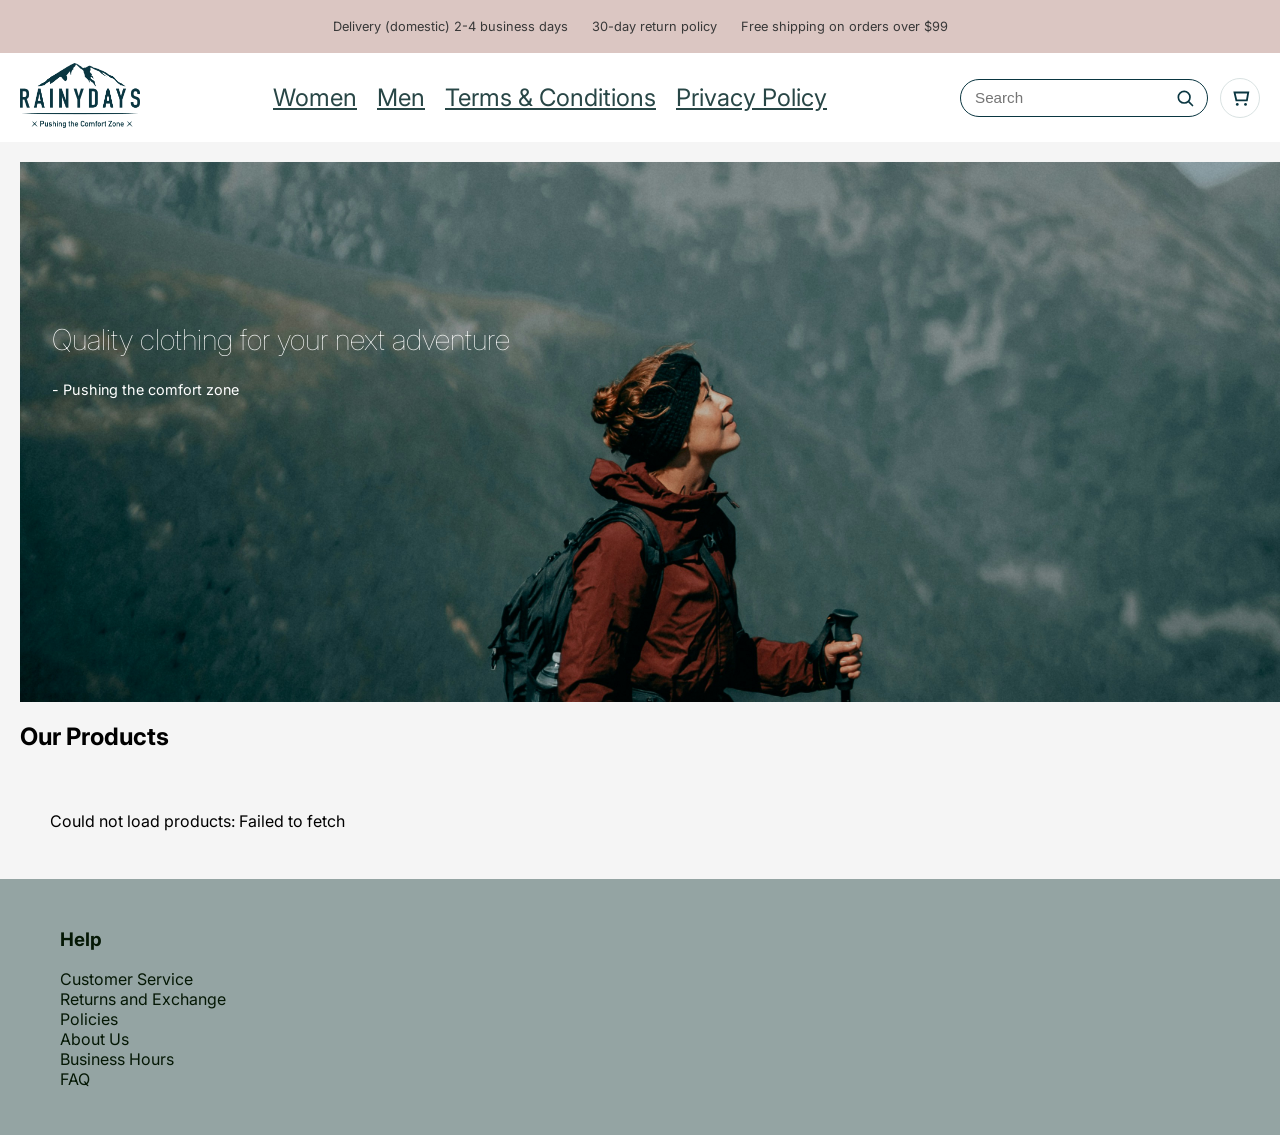
<file: index.html>
<!doctype html>
<html lang="en">
  <head>
    <meta charset="UTF-8" />
    <meta name="viewport" content="width=device-width, initial-scale=1.0" />
    <meta name="description" content="Quality rain jackets for men and women" />
    <title>Rainydays | Home</title>
    <link rel="preconnect" href="https://fonts.googleapis.com" />
    <link rel="preconnect" href="https://fonts.gstatic.com" crossorigin />
    <link
      href="https://fonts.googleapis.com/css2?family=Inria+Serif:ital,wght@0,300;0,400;0,700;1,300;1,400;1,700&display=swap"
      rel="stylesheet"
    />
    <link
      href="https://fonts.googleapis.com/css2?family=Inter:wght@300;400;500;600;700&display=swap"
      rel="stylesheet"
    />
    <link rel="stylesheet" href="css/styles.css" />
  </head>
  <body class="home">
    <header>
      <div class="banner">
        <ul>
          <li>Delivery (domestic) 2-4 business days</li>
          <li>30-day return policy</li>
          <li>Free shipping on orders over $99</li>
        </ul>
      </div>

      <nav class="category-links">
        <a href="index.html">
          <img
            src="images/RainyDays_Logo.png"
            alt="RainyDays_Logo"
            class="logo"
          />
        </a>

        <input
          type="checkbox"
          id="menu-toggle"
          class="menu-toggle"
          aria-label="Open main menu"
        />
        <label for="menu-toggle" class="hamburger" aria-hidden="true">
          <span></span>
          <span></span>
          <span></span>
        </label>

        <ul class="menu" id="site-menu">
          <li><a href="products.html?gender=Female">Women</a></li>
          <li><a href="products.html?gender=Male">Men</a></li>
          <li><a href="terms.html">Terms & Conditions</a></li>
          <li><a href="privacy.html">Privacy Policy</a></li>
        </ul>

        <div class="nav-actions">
          <form
            class="search"
            action="products.html"
            method="get"
            role="search"
          >
            <label for="q" class="sr-only">Search products</label>
            <input type="search" id="q" name="q" placeholder="Search" />
            <button type="submit" aria-label="Search">
              <svg
                width="20"
                height="20"
                viewBox="0 0 24 24"
                fill="none"
                xmlns="http://www.w3.org/2000/svg"
                aria-hidden="true"
              >
                <circle
                  cx="11"
                  cy="11"
                  r="7"
                  stroke="currentColor"
                  stroke-width="2"
                />
                <line
                  x1="16.65"
                  y1="16.65"
                  x2="21"
                  y2="21"
                  stroke="currentColor"
                  stroke-width="2"
                  stroke-linecap="round"
                />
              </svg>
            </button>
          </form>

          <a href="cart.html" class="icon-btn cart" aria-label="Cart">
            <svg
              width="22"
              height="22"
              viewBox="0 0 24 24"
              fill="none"
              xmlns="http://www.w3.org/2000/svg"
              aria-hidden="true"
            >
              <path
                d="M6 6h15l-1.5 8.5H8L6 6Z"
                stroke="currentColor"
                stroke-width="2"
                fill="none"
              />
              <circle cx="9" cy="19" r="1.5" fill="currentColor" />
              <circle cx="18" cy="19" r="1.5" fill="currentColor" />
            </svg>
          </a>
        </div>
      </nav>
    </header>

    <main>
      <section class="slogan-area">
        <h1>Quality clothing for your next adventure</h1>
        <p>- Pushing the comfort zone</p>
      </section>

      <section class="product-section">
        <h2>Our Products</h2>
        <div id="product-grid" class="product-grid"></div>
      </section>
    </main>

    <footer>
      <section>
        <div>
          <h3>Help</h3>
          <ul>
            <li>Customer Service</li>
            <li>Returns and Exchange</li>
            <li>Policies</li>
            <li>About Us</li>
            <li>Business Hours</li>
            <li>FAQ</li>
          </ul>
        </div>
      </section>
    </footer>
    <script type="module" src="js/index.js"></script>
  </body>
</html>
</file>
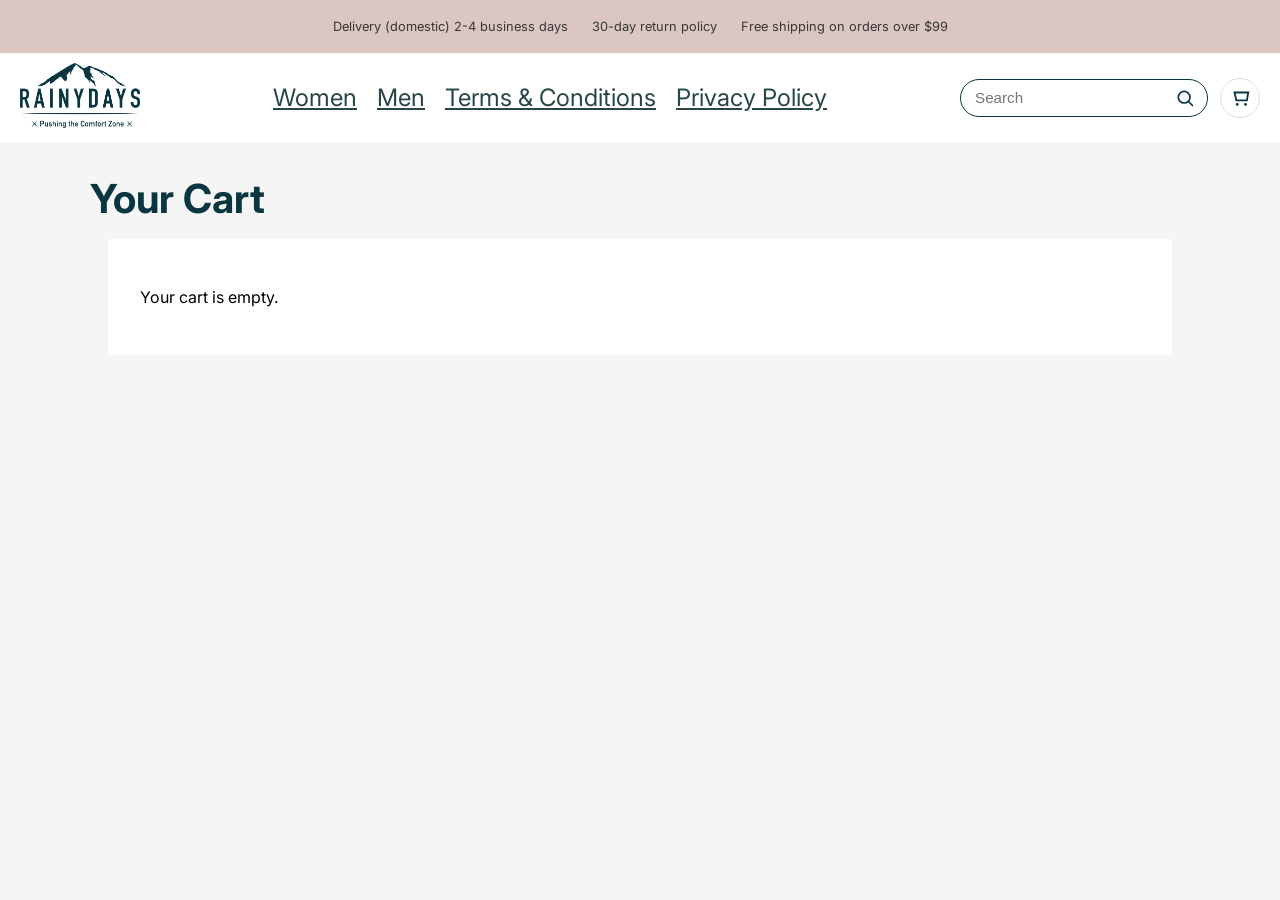
<file: cart.html>
<!doctype html>
<html lang="en">
  <head>
    <meta charset="UTF-8" />
    <meta name="viewport" content="width=device-width, initial-scale=1.0" />
    <meta
      name="description"
      content="Page for items that are in the customers cart"
    />
    <title>Rainydays | Cart</title>
    <link rel="preconnect" href="https://fonts.googleapis.com" />
    <link rel="preconnect" href="https://fonts.gstatic.com" crossorigin />
    <link
      href="https://fonts.googleapis.com/css2?family=Inria+Serif:ital,wght@0,300;0,400;0,700;1,300;1,400;1,700&display=swap"
      rel="stylesheet"
    />
    <link
      href="https://fonts.googleapis.com/css2?family=Inter:wght@300;400;500;600;700&display=swap"
      rel="stylesheet"
    />
    <link rel="stylesheet" href="css/styles.css" />
    <link rel="stylesheet" href="css/cart.css" />
  </head>

  <body>
    <header>
      <div class="banner">
        <ul>
          <li>Delivery (domestic) 2-4 business days</li>
          <li>30-day return policy</li>
          <li>Free shipping on orders over $99</li>
        </ul>
      </div>
      <nav class="category-links">
        <a href="index.html">
          <img
            src="images/RainyDays_Logo.png"
            alt="RainyDays_Logo"
            class="logo"
          />
        </a>

        <ul class="menu" id="site-menu">
          <li><a href="products.html?gender=Female">Women</a></li>
          <li><a href="products.html?gender=Male">Men</a></li>
          <li><a href="terms.html">Terms & Conditions</a></li>
          <li><a href="privacy.html">Privacy Policy</a></li>
        </ul>

        <div class="nav-actions">
          <form
            class="search"
            action="products.html"
            method="get"
            role="search"
          >
            <label for="q" class="sr-only">Search products</label>
            <input type="search" id="q" name="q" placeholder="Search" />
            <button type="submit" aria-label="Search">
              <svg
                width="20"
                height="20"
                viewBox="0 0 24 24"
                fill="none"
                xmlns="http://www.w3.org/2000/svg"
                aria-hidden="true"
              >
                <circle
                  cx="11"
                  cy="11"
                  r="7"
                  stroke="currentColor"
                  stroke-width="2"
                />
                <line
                  x1="16.65"
                  y1="16.65"
                  x2="21"
                  y2="21"
                  stroke="currentColor"
                  stroke-width="2"
                  stroke-linecap="round"
                />
              </svg>
            </button>
          </form>

          <a href="cart.html" class="icon-btn cart" aria-label="Cart">
            <svg
              width="22"
              height="22"
              viewBox="0 0 24 24"
              fill="none"
              xmlns="http://www.w3.org/2000/svg"
              aria-hidden="true"
            >
              <path
                d="M6 6h15l-1.5 8.5H8L6 6Z"
                stroke="currentColor"
                stroke-width="2"
                fill="none"
              />
              <circle cx="9" cy="19" r="1.5" fill="currentColor" />
              <circle cx="18" cy="19" r="1.5" fill="currentColor" />
            </svg>
          </a>
        </div>
      </nav>
    </header>
    <main>
      <h1>Your Cart</h1>
      <section id="cart-container"></section>
      <a href="checkout.html" class="checkout-button">Continue to Checkout</a>
    </main>
    <script type="module" src="js/cart-page.js"></script>
  </body>
</html>
</file>
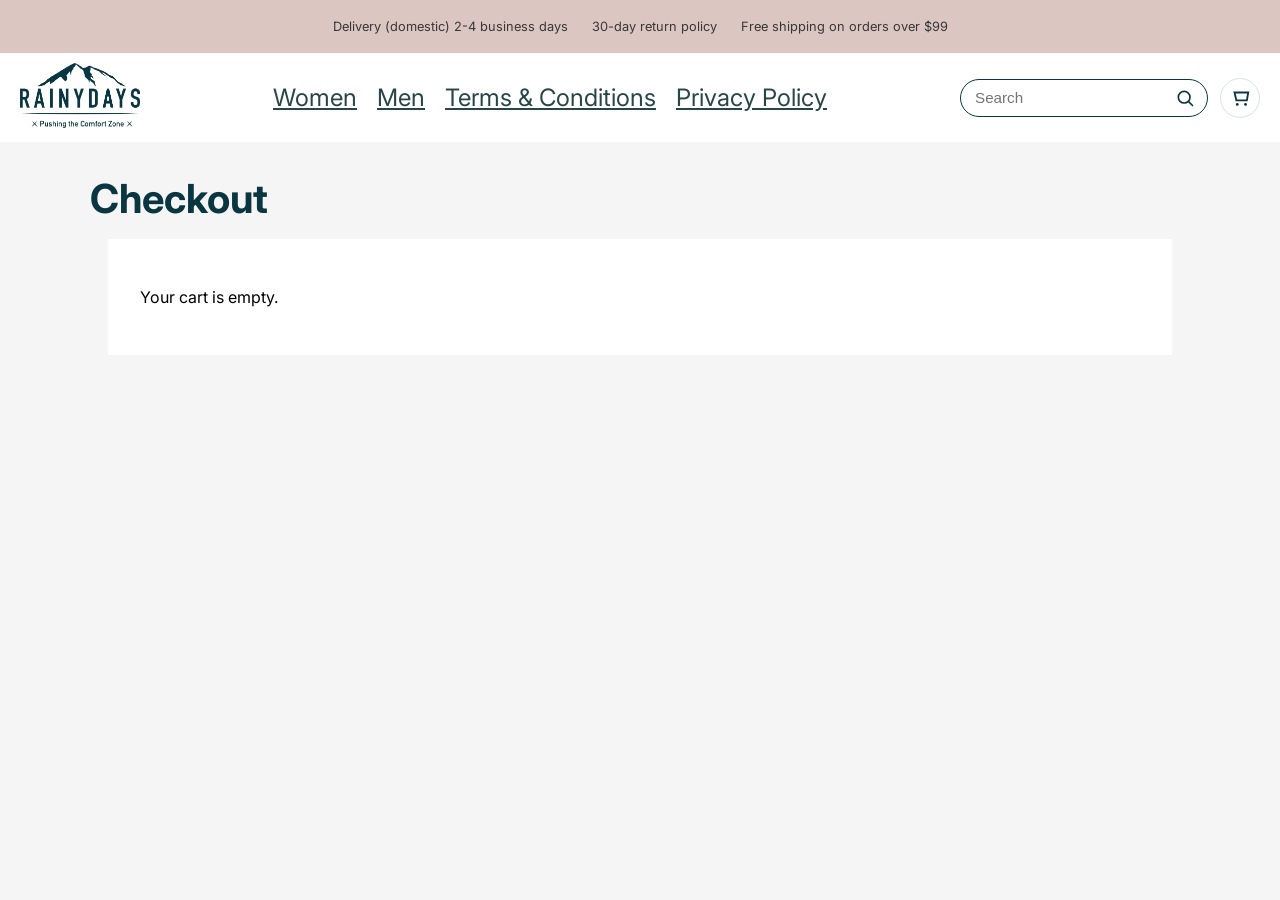
<file: checkout.html>
<!doctype html>
<html lang="en">
  <head>
    <meta charset="UTF-8" />
    <meta name="viewport" content="width=device-width, initial-scale=1.0" />
    <meta
      name="description"
      content="Page for items that are in the customers cart, with an overview of the items total price and quantity"
    />
    <title>Rainydays | Checkout</title>
    <link rel="preconnect" href="https://fonts.googleapis.com" />
    <link rel="preconnect" href="https://fonts.gstatic.com" crossorigin />
    <link
      href="https://fonts.googleapis.com/css2?family=Inria+Serif:ital,wght@0,300;0,400;0,700;1,300;1,400;1,700&display=swap"
      rel="stylesheet"
    />
    <link
      href="https://fonts.googleapis.com/css2?family=Inter:wght@300;400;500;600;700&display=swap"
      rel="stylesheet"
    />
    <link rel="stylesheet" href="css/styles.css" />
    <link rel="stylesheet" href="css/cart.css" />
  </head>

  <body>
    <header>
      <div class="banner">
        <ul>
          <li>Delivery (domestic) 2-4 business days</li>
          <li>30-day return policy</li>
          <li>Free shipping on orders over $99</li>
        </ul>
      </div>
      <nav class="category-links">
        <a href="index.html">
          <img
            src="images/RainyDays_Logo.png"
            alt="RainyDays_Logo"
            class="logo"
          />
        </a>

        <ul class="menu" id="site-menu">
          <li><a href="products.html?gender=Female">Women</a></li>
          <li><a href="products.html?gender=Male">Men</a></li>
          <li><a href="terms.html">Terms & Conditions</a></li>
          <li><a href="privacy.html">Privacy Policy</a></li>
        </ul>

        <div class="nav-actions">
          <form
            class="search"
            action="products.html"
            method="get"
            role="search"
          >
            <label for="q" class="sr-only">Search products</label>
            <input type="search" id="q" name="q" placeholder="Search" />
            <button type="submit" aria-label="Search">
              <svg
                width="20"
                height="20"
                viewBox="0 0 24 24"
                fill="none"
                xmlns="http://www.w3.org/2000/svg"
                aria-hidden="true"
              >
                <circle
                  cx="11"
                  cy="11"
                  r="7"
                  stroke="currentColor"
                  stroke-width="2"
                />
                <line
                  x1="16.65"
                  y1="16.65"
                  x2="21"
                  y2="21"
                  stroke="currentColor"
                  stroke-width="2"
                  stroke-linecap="round"
                />
              </svg>
            </button>
          </form>

          <a href="cart.html" class="icon-btn cart" aria-label="Cart">
            <svg
              width="22"
              height="22"
              viewBox="0 0 24 24"
              fill="none"
              xmlns="http://www.w3.org/2000/svg"
              aria-hidden="true"
            >
              <path
                d="M6 6h15l-1.5 8.5H8L6 6Z"
                stroke="currentColor"
                stroke-width="2"
                fill="none"
              />
              <circle cx="9" cy="19" r="1.5" fill="currentColor" />
              <circle cx="18" cy="19" r="1.5" fill="currentColor" />
            </svg>
          </a>
        </div>
      </nav>
    </header>
    <main class="container">
      <h1>Checkout</h1>

      <section id="checkout-summary"></section>

      <button id="complete-order-btn" class="cta-button">Complete order</button>
    </main>
    <script type="module" src="js/checkout.js"></script>
  </body>
</html>
</file>
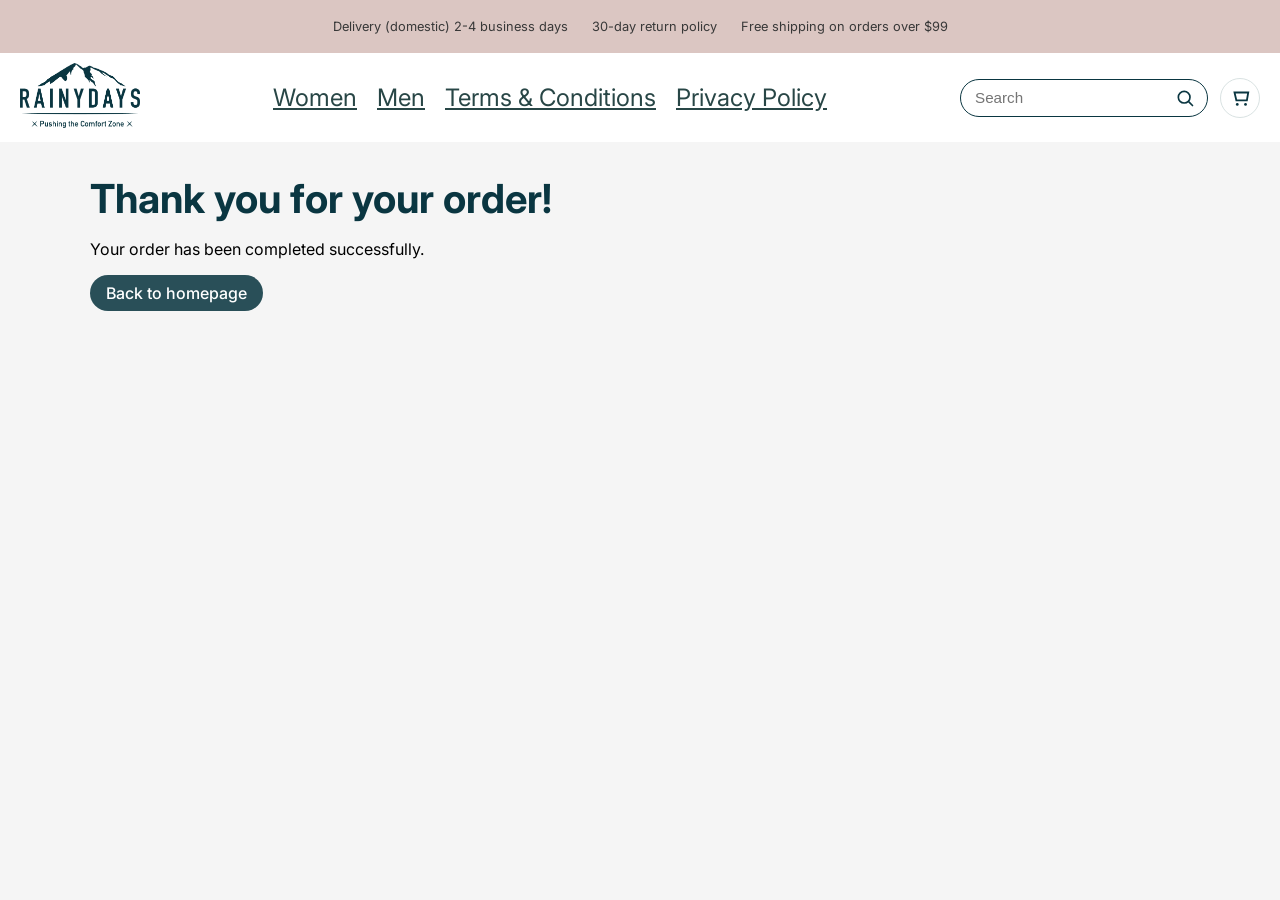
<file: confirmation.html>
<!doctype html>
<html lang="en">
  <head>
    <meta charset="UTF-8" />
    <meta name="viewport" content="width=device-width, initial-scale=1.0" />
    <meta
      name="description"
      content="Confirmation page for completed orders on RainyDays online store"
    />
    <title>Rainydays | Confirmation</title>
    <link rel="preconnect" href="https://fonts.googleapis.com" />
    <link rel="preconnect" href="https://fonts.gstatic.com" crossorigin />
    <link
      href="https://fonts.googleapis.com/css2?family=Inria+Serif:ital,wght@0,300;0,400;0,700;1,300;1,400;1,700&display=swap"
      rel="stylesheet"
    />
    <link
      href="https://fonts.googleapis.com/css2?family=Inter:wght@300;400;500;600;700&display=swap"
      rel="stylesheet"
    />
    <link rel="stylesheet" href="css/styles.css" />
    <link rel="stylesheet" href="css/cart.css" />
  </head>

  <body>
    <header>
      <div class="banner">
        <ul>
          <li>Delivery (domestic) 2-4 business days</li>
          <li>30-day return policy</li>
          <li>Free shipping on orders over $99</li>
        </ul>
      </div>
      <nav class="category-links">
        <a href="index.html">
          <img
            src="images/RainyDays_Logo.png"
            alt="RainyDays_Logo"
            class="logo"
          />
        </a>

        <ul class="menu" id="site-menu">
          <li><a href="products.html?gender=Female">Women</a></li>
          <li><a href="products.html?gender=Male">Men</a></li>
          <li><a href="terms.html">Terms & Conditions</a></li>
          <li><a href="privacy.html">Privacy Policy</a></li>
        </ul>

        <div class="nav-actions">
          <form
            class="search"
            action="products.html"
            method="get"
            role="search"
          >
            <label for="q" class="sr-only">Search products</label>
            <input type="search" id="q" name="q" placeholder="Search" />
            <button type="submit" aria-label="Search">
              <svg
                width="20"
                height="20"
                viewBox="0 0 24 24"
                fill="none"
                xmlns="http://www.w3.org/2000/svg"
                aria-hidden="true"
              >
                <circle
                  cx="11"
                  cy="11"
                  r="7"
                  stroke="currentColor"
                  stroke-width="2"
                />
                <line
                  x1="16.65"
                  y1="16.65"
                  x2="21"
                  y2="21"
                  stroke="currentColor"
                  stroke-width="2"
                  stroke-linecap="round"
                />
              </svg>
            </button>
          </form>

          <a href="cart.html" class="icon-btn cart" aria-label="Cart">
            <svg
              width="22"
              height="22"
              viewBox="0 0 24 24"
              fill="none"
              xmlns="http://www.w3.org/2000/svg"
              aria-hidden="true"
            >
              <path
                d="M6 6h15l-1.5 8.5H8L6 6Z"
                stroke="currentColor"
                stroke-width="2"
                fill="none"
              />
              <circle cx="9" cy="19" r="1.5" fill="currentColor" />
              <circle cx="18" cy="19" r="1.5" fill="currentColor" />
            </svg>
          </a>
        </div>
      </nav>
    </header>
    <main class="container">
      <h1>Thank you for your order!</h1>
      <p>Your order has been completed successfully.</p>

      <a href="index.html" class="cta-button">Back to homepage</a>
    </main>
    <script type="module" src="js/utils.js"></script>
  </body>
</html>
</file>
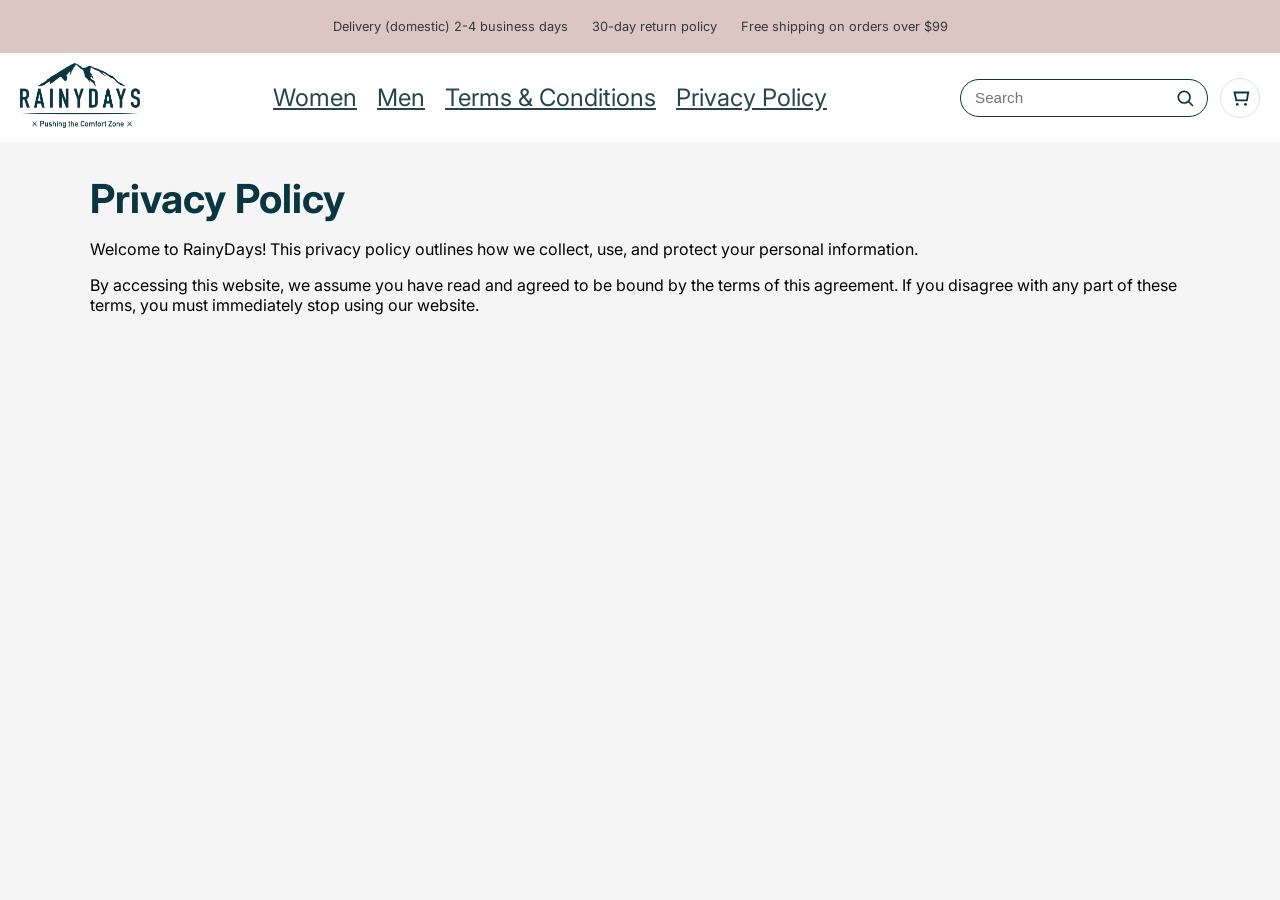
<file: privacy.html>
<!doctype html>
<html lang="en">
  <head>
    <meta charset="UTF-8" />
    <meta name="viewport" content="width=device-width, initial-scale=1.0" />
    <meta
      name="description"
      content="Privacy policy for RainyDays online store"
    />
    <title>Rainydays | Privacy Policy</title>
    <link rel="preconnect" href="https://fonts.googleapis.com" />
    <link rel="preconnect" href="https://fonts.gstatic.com" crossorigin />
    <link
      href="https://fonts.googleapis.com/css2?family=Inria+Serif:ital,wght@0,300;0,400;0,700;1,300;1,400;1,700&display=swap"
      rel="stylesheet"
    />
    <link
      href="https://fonts.googleapis.com/css2?family=Inter:wght@300;400;500;600;700&display=swap"
      rel="stylesheet"
    />
    <link rel="stylesheet" href="css/styles.css" />
    <link rel="stylesheet" href="css/cart.css" />
  </head>

  <body>
    <header>
      <div class="banner">
        <ul>
          <li>Delivery (domestic) 2-4 business days</li>
          <li>30-day return policy</li>
          <li>Free shipping on orders over $99</li>
        </ul>
      </div>
      <nav class="category-links">
        <a href="index.html">
          <img
            src="images/RainyDays_Logo.png"
            alt="RainyDays_Logo"
            class="logo"
          />
        </a>

        <ul class="menu" id="site-menu">
          <li><a href="products.html?gender=Female">Women</a></li>
          <li><a href="products.html?gender=Male">Men</a></li>
          <li><a href="terms.html">Terms & Conditions</a></li>
          <li><a href="privacy.html">Privacy Policy</a></li>
        </ul>

        <div class="nav-actions">
          <form
            class="search"
            action="products.html"
            method="get"
            role="search"
          >
            <label for="q" class="sr-only">Search products</label>
            <input type="search" id="q" name="q" placeholder="Search" />
            <button type="submit" aria-label="Search">
              <svg
                width="20"
                height="20"
                viewBox="0 0 24 24"
                fill="none"
                xmlns="http://www.w3.org/2000/svg"
                aria-hidden="true"
              >
                <circle
                  cx="11"
                  cy="11"
                  r="7"
                  stroke="currentColor"
                  stroke-width="2"
                />
                <line
                  x1="16.65"
                  y1="16.65"
                  x2="21"
                  y2="21"
                  stroke="currentColor"
                  stroke-width="2"
                  stroke-linecap="round"
                />
              </svg>
            </button>
          </form>

          <a href="cart.html" class="icon-btn cart" aria-label="Cart">
            <svg
              width="22"
              height="22"
              viewBox="0 0 24 24"
              fill="none"
              xmlns="http://www.w3.org/2000/svg"
              aria-hidden="true"
            >
              <path
                d="M6 6h15l-1.5 8.5H8L6 6Z"
                stroke="currentColor"
                stroke-width="2"
                fill="none"
              />
              <circle cx="9" cy="19" r="1.5" fill="currentColor" />
              <circle cx="18" cy="19" r="1.5" fill="currentColor" />
            </svg>
          </a>
        </div>
      </nav>
    </header>
    <main>
      <h1>Privacy Policy</h1>
      <p>
        Welcome to RainyDays! This privacy policy outlines how we collect, use,
        and protect your personal information.
      </p>
      <p>
        By accessing this website, we assume you have read and agreed to be
        bound by the terms of this agreement. If you disagree with any part of
        these terms, you must immediately stop using our website.
      </p>
    </main>
  </body>
</html>
</file>
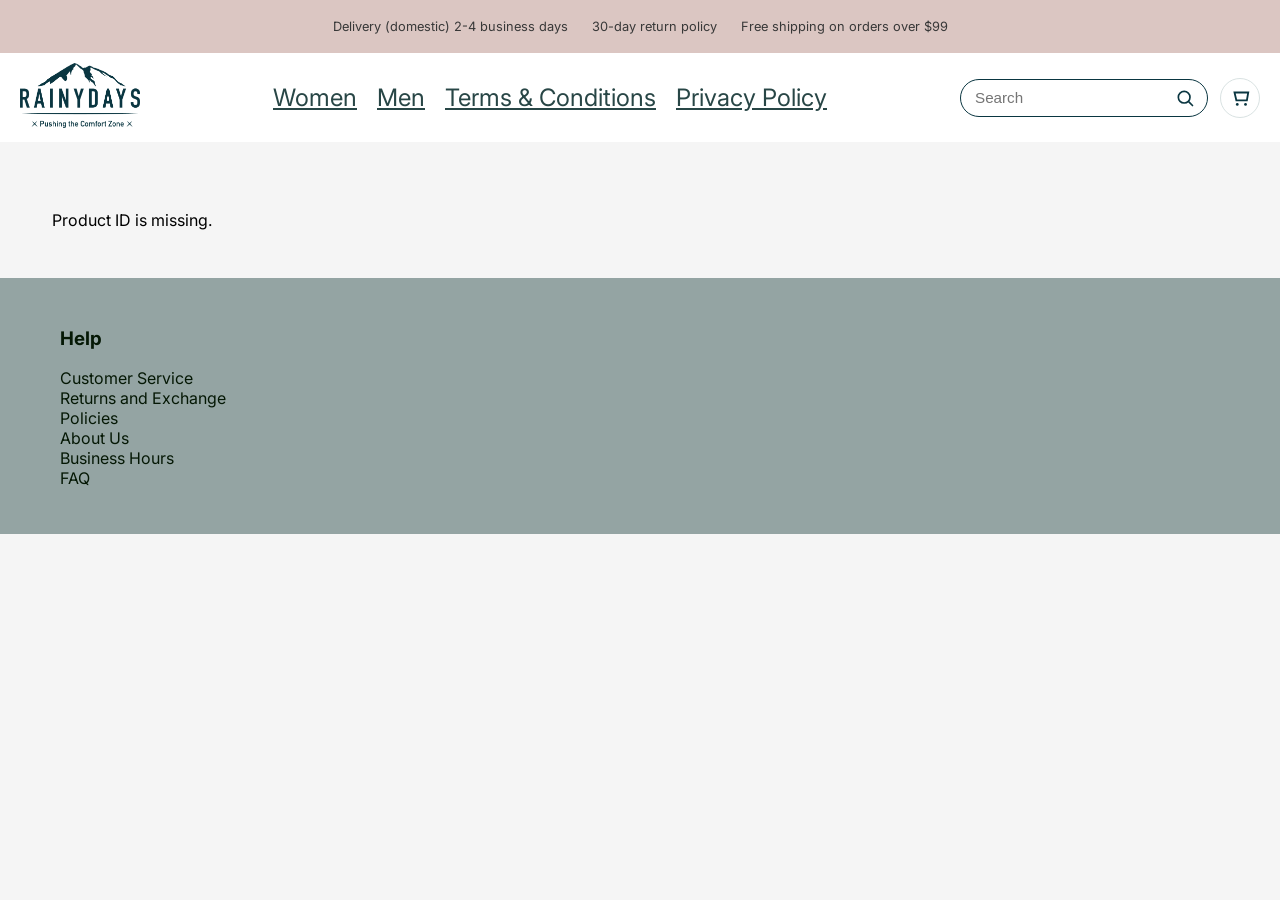
<file: product.html>
<!doctype html>
<html lang="en">
  <head>
    <meta charset="UTF-8" />
    <meta name="viewport" content="width=device-width, initial-scale=1.0" />
    <meta
      name="description"
      content="Product details page for RainyDays online store"
    />
    <title>Rainydays | Product page</title>
    <link rel="preconnect" href="https://fonts.googleapis.com" />
    <link rel="preconnect" href="https://fonts.gstatic.com" crossorigin />
    <link
      href="https://fonts.googleapis.com/css2?family=Inria+Serif:ital,wght@0,300;0,400;0,700;1,300;1,400;1,700&display=swap"
      rel="stylesheet"
    />
    <link
      href="https://fonts.googleapis.com/css2?family=Inter:wght@300;400;500;600;700&display=swap"
      rel="stylesheet"
    />
    <link rel="stylesheet" href="css/styles.css" />
  </head>

  <body>
    <header>
      <div class="banner">
        <ul>
          <li>Delivery (domestic) 2-4 business days</li>
          <li>30-day return policy</li>
          <li>Free shipping on orders over $99</li>
        </ul>
      </div>

      <nav class="category-links">
        <a href="index.html">
          <img
            src="images/RainyDays_Logo.png"
            alt="RainyDays_Logo"
            class="logo"
          />
        </a>

        <input
          type="checkbox"
          id="menu-toggle"
          class="menu-toggle"
          aria-label="Open main menu"
        />
        <label for="menu-toggle" class="hamburger" aria-hidden="true">
          <span></span>
          <span></span>
          <span></span>
        </label>

        <ul class="menu" id="site-menu">
          <li><a href="products.html?gender=Female">Women</a></li>
          <li><a href="products.html?gender=Male">Men</a></li>
          <li><a href="terms.html">Terms & Conditions</a></li>
          <li><a href="privacy.html">Privacy Policy</a></li>
        </ul>

        <div class="nav-actions">
          <form
            class="search"
            action="products.html"
            method="get"
            role="search"
          >
            <label for="q" class="sr-only">Search products</label>
            <input type="search" id="q" name="q" placeholder="Search" />
            <button type="submit" aria-label="Search">
              <svg
                width="20"
                height="20"
                viewBox="0 0 24 24"
                fill="none"
                xmlns="http://www.w3.org/2000/svg"
                aria-hidden="true"
              >
                <circle
                  cx="11"
                  cy="11"
                  r="7"
                  stroke="currentColor"
                  stroke-width="2"
                />
                <line
                  x1="16.65"
                  y1="16.65"
                  x2="21"
                  y2="21"
                  stroke="currentColor"
                  stroke-width="2"
                  stroke-linecap="round"
                />
              </svg>
            </button>
          </form>

          <a href="cart.html" class="icon-btn cart" aria-label="Cart">
            <svg
              width="22"
              height="22"
              viewBox="0 0 24 24"
              fill="none"
              xmlns="http://www.w3.org/2000/svg"
              aria-hidden="true"
            >
              <path
                d="M6 6h15l-1.5 8.5H8L6 6Z"
                stroke="currentColor"
                stroke-width="2"
                fill="none"
              />
              <circle cx="9" cy="19" r="1.5" fill="currentColor" />
              <circle cx="18" cy="19" r="1.5" fill="currentColor" />
            </svg>
          </a>
        </div>
      </nav>
    </header>

    <main>
      <div class="product-details-container">
        <section id="product-details"></section>
      </div>
    </main>

    <footer>
      <section>
        <div>
          <h3>Help</h3>
          <ul>
            <li>Customer Service</li>
            <li>Returns and Exchange</li>
            <li>Policies</li>
            <li>About Us</li>
            <li>Business Hours</li>
            <li>FAQ</li>
          </ul>
        </div>
      </section>
    </footer>
    <script type="module" src="js/product.js"></script>
  </body>
</html>
</file>
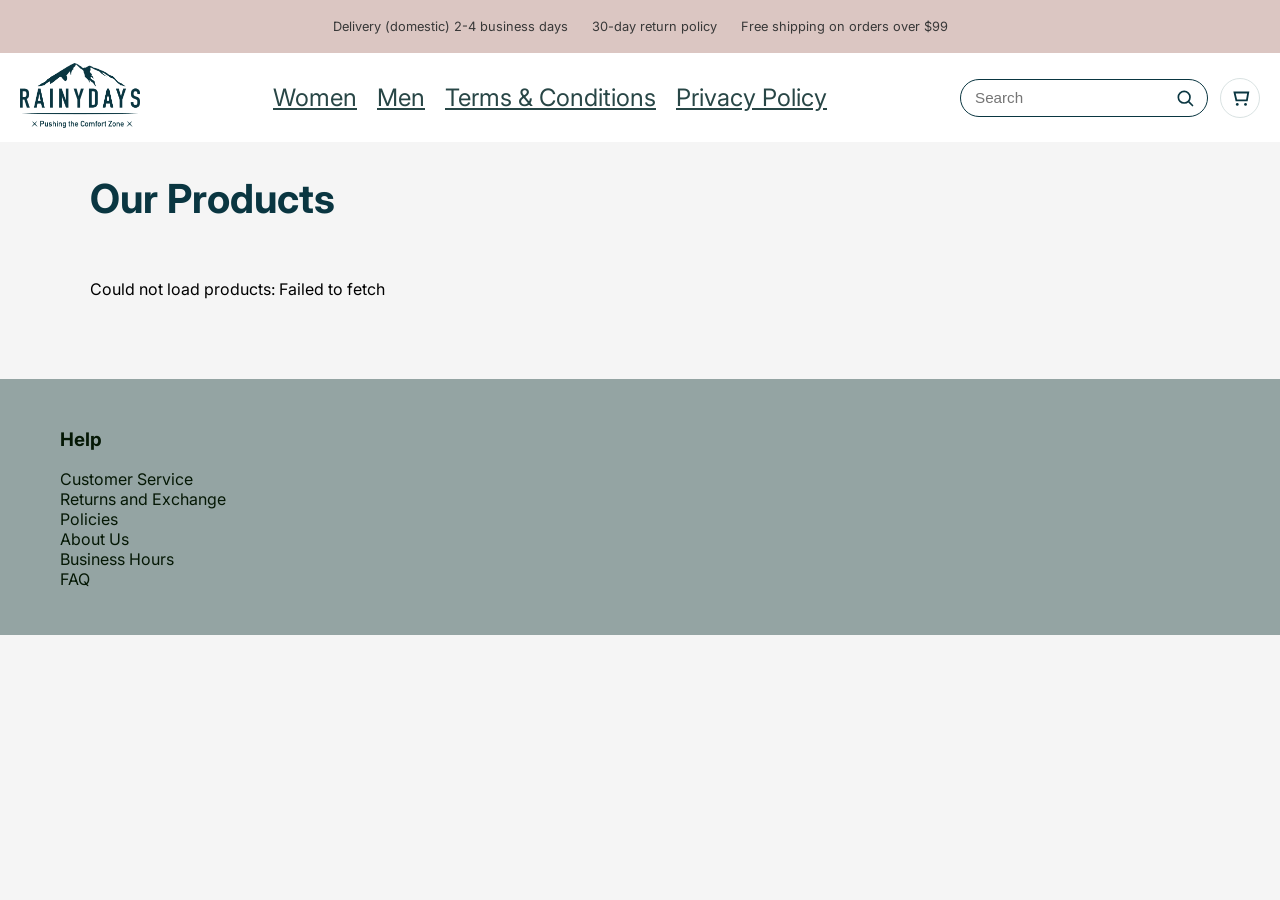
<file: products.html>
<!doctype html>
<html lang="en">
  <head>
    <meta charset="UTF-8" />
    <meta name="viewport" content="width=device-width, initial-scale=1.0" />
    <meta
      name="description"
      content="Products page for RainyDays online store"
    />
    <title>Rainydays | Products</title>
    <link rel="preconnect" href="https://fonts.googleapis.com" />
    <link rel="preconnect" href="https://fonts.gstatic.com" crossorigin />
    <link
      href="https://fonts.googleapis.com/css2?family=Inria+Serif:ital,wght@0,300;0,400;0,700;1,300;1,400;1,700&display=swap"
      rel="stylesheet"
    />
    <link
      href="https://fonts.googleapis.com/css2?family=Inter:wght@300;400;500;600;700&display=swap"
      rel="stylesheet"
    />
    <link rel="stylesheet" href="css/styles.css" />
    <link rel="stylesheet" href="css/cart.css" />
  </head>

  <body>
    <header>
      <div class="banner">
        <ul>
          <li>Delivery (domestic) 2-4 business days</li>
          <li>30-day return policy</li>
          <li>Free shipping on orders over $99</li>
        </ul>
      </div>
      <nav class="category-links">
        <a href="index.html">
          <img
            src="images/RainyDays_Logo.png"
            alt="RainyDays_Logo"
            class="logo"
          />
        </a>

        <ul class="menu" id="site-menu">
          <li><a href="products.html?gender=Female">Women</a></li>
          <li><a href="products.html?gender=Male">Men</a></li>
          <li><a href="terms.html">Terms & Conditions</a></li>
          <li><a href="privacy.html">Privacy Policy</a></li>
        </ul>

        <div class="nav-actions">
          <form
            class="search"
            action="products.html"
            method="get"
            role="search"
          >
            <label for="q" class="sr-only">Search products</label>
            <input type="search" id="q" name="q" placeholder="Search" />
            <button type="submit" aria-label="Search">
              <svg
                width="20"
                height="20"
                viewBox="0 0 24 24"
                fill="none"
                xmlns="http://www.w3.org/2000/svg"
                aria-hidden="true"
              >
                <circle
                  cx="11"
                  cy="11"
                  r="7"
                  stroke="currentColor"
                  stroke-width="2"
                />
                <line
                  x1="16.65"
                  y1="16.65"
                  x2="21"
                  y2="21"
                  stroke="currentColor"
                  stroke-width="2"
                  stroke-linecap="round"
                />
              </svg>
            </button>
          </form>

          <a href="cart.html" class="icon-btn cart" aria-label="Cart">
            <svg
              width="22"
              height="22"
              viewBox="0 0 24 24"
              fill="none"
              xmlns="http://www.w3.org/2000/svg"
              aria-hidden="true"
            >
              <path
                d="M6 6h15l-1.5 8.5H8L6 6Z"
                stroke="currentColor"
                stroke-width="2"
                fill="none"
              />
              <circle cx="9" cy="19" r="1.5" fill="currentColor" />
              <circle cx="18" cy="19" r="1.5" fill="currentColor" />
            </svg>
          </a>
        </div>
      </nav>
    </header>
    <main class="container">
      <h1>Our Products</h1>
      <div id="product-grid" class="product-grid"></div>
    </main>
    <footer>
      <section>
        <div>
          <h3>Help</h3>
          <ul>
            <li>Customer Service</li>
            <li>Returns and Exchange</li>
            <li>Policies</li>
            <li>About Us</li>
            <li>Business Hours</li>
            <li>FAQ</li>
          </ul>
        </div>
      </section>
    </footer>
    <script type="module" src="js/products.js"></script>
  </body>
</html>
</file>
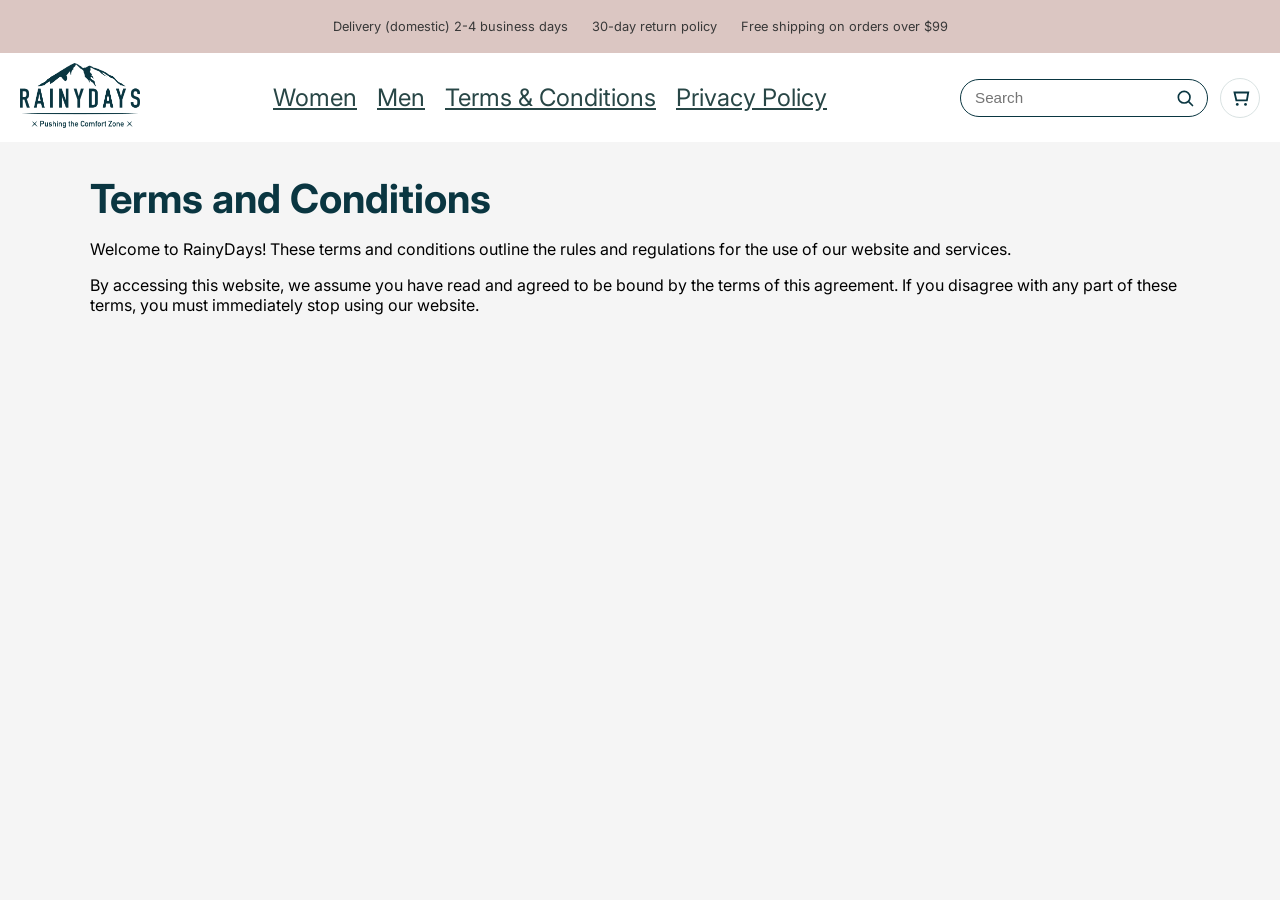
<file: terms.html>
<!doctype html>
<html lang="en">
  <head>
    <meta charset="UTF-8" />
    <meta name="viewport" content="width=device-width, initial-scale=1.0" />
    <meta
      name="description"
      content="Terms and conditions for RainyDays online store"
    />
    <title>Rainydays | Terms and Conditions</title>
    <link rel="preconnect" href="https://fonts.googleapis.com" />
    <link rel="preconnect" href="https://fonts.gstatic.com" crossorigin />
    <link
      href="https://fonts.googleapis.com/css2?family=Inria+Serif:ital,wght@0,300;0,400;0,700;1,300;1,400;1,700&display=swap"
      rel="stylesheet"
    />
    <link
      href="https://fonts.googleapis.com/css2?family=Inter:wght@300;400;500;600;700&display=swap"
      rel="stylesheet"
    />
    <link rel="stylesheet" href="css/styles.css" />
    <link rel="stylesheet" href="css/cart.css" />
  </head>

  <body>
    <header>
      <div class="banner">
        <ul>
          <li>Delivery (domestic) 2-4 business days</li>
          <li>30-day return policy</li>
          <li>Free shipping on orders over $99</li>
        </ul>
      </div>
      <nav class="category-links">
        <a href="index.html">
          <img
            src="images/RainyDays_Logo.png"
            alt="RainyDays_Logo"
            class="logo"
          />
        </a>

        <ul class="menu" id="site-menu">
          <li><a href="products.html?gender=Female">Women</a></li>
          <li><a href="products.html?gender=Male">Men</a></li>
          <li><a href="terms.html">Terms & Conditions</a></li>
          <li><a href="privacy.html">Privacy Policy</a></li>
        </ul>

        <div class="nav-actions">
          <form
            class="search"
            action="products.html"
            method="get"
            role="search"
          >
            <label for="q" class="sr-only">Search products</label>
            <input type="search" id="q" name="q" placeholder="Search" />
            <button type="submit" aria-label="Search">
              <svg
                width="20"
                height="20"
                viewBox="0 0 24 24"
                fill="none"
                xmlns="http://www.w3.org/2000/svg"
                aria-hidden="true"
              >
                <circle
                  cx="11"
                  cy="11"
                  r="7"
                  stroke="currentColor"
                  stroke-width="2"
                />
                <line
                  x1="16.65"
                  y1="16.65"
                  x2="21"
                  y2="21"
                  stroke="currentColor"
                  stroke-width="2"
                  stroke-linecap="round"
                />
              </svg>
            </button>
          </form>

          <a href="cart.html" class="icon-btn cart" aria-label="Cart">
            <svg
              width="22"
              height="22"
              viewBox="0 0 24 24"
              fill="none"
              xmlns="http://www.w3.org/2000/svg"
              aria-hidden="true"
            >
              <path
                d="M6 6h15l-1.5 8.5H8L6 6Z"
                stroke="currentColor"
                stroke-width="2"
                fill="none"
              />
              <circle cx="9" cy="19" r="1.5" fill="currentColor" />
              <circle cx="18" cy="19" r="1.5" fill="currentColor" />
            </svg>
          </a>
        </div>
      </nav>
    </header>
    <main>
      <h1>Terms and Conditions</h1>
      <p>
        Welcome to RainyDays! These terms and conditions outline the rules and
        regulations for the use of our website and services.
      </p>
      <p>
        By accessing this website, we assume you have read and agreed to be
        bound by the terms of this agreement. If you disagree with any part of
        these terms, you must immediately stop using our website.
      </p>
    </main>
  </body>
</html>
</file>
<file: css/styles.css>
body {
  background: #f5f5f5;
  font-family: 'Inter', Verdana, Geneva, Tahoma, sans-serif;
  margin: 0;
}

body a {
  text-decoration: none;
  color: #284646;
}

main {
  margin-top: 20px;
  margin-left: 20px;
}

.inria-serif {
  font-family: 'Inria Serif', Georgia, 'Times New Roman', Times, serif;
}

.sr-only {
  position: absolute;
  width: 1px;
  height: 1px;
  padding: 0;
  margin: -1px;
  overflow: hidden;
  clip: rect(0, 0, 0, 0);
  white-space: nowrap;
  border: 0;
}

.banner {
  background-color: #dbc6c2;
  color: #383838;
  display: flex;
  justify-content: center;
  flex-wrap: wrap;
  gap: 2rem;
}

.banner ul {
  margin: 0;
  padding: 1.2rem 1rem;
  font-size: 0.8rem;
  list-style-type: none;
  display: flex;
  gap: 1.5rem;
}

header nav.category-links {
  position: relative;
  display: flex;
  align-items: center;
  justify-content: space-between;
  gap: 1rem;
  padding: 10px 20px;
  background: #fff;
}

.category-links .menu,
.category-links ul {
  display: flex;
  gap: 1.25rem;
  margin: 0;
  padding: 0;
  list-style: none;
}

.category-links li {
  color: #284646;
  font-size: 1.5em;
  font-weight: 400;
}

.logo {
  max-width: 120px;
  margin: 0;
}

.nav-actions {
  display: flex;
  align-items: center;
  gap: 0.75rem;
}

.search {
  display: flex;
  align-items: center;
  gap: 0.25rem;
  background: #fff;
  border: 1.5px solid #0a3641;
  border-radius: 999px;
  padding: 4px 8px 4px 12px;
  transition: all 0.2s ease-in-out;
}

.search input[type='search'] {
  border: none;
  background: transparent;
  outline: none;
  min-width: 180px;
  font-size: 0.95rem;
  color: #284646;
}

.search button {
  border: none;
  background: transparent;
  padding: 4px;
  cursor: pointer;
  display: inline-flex;
  align-items: center;
  justify-content: center;
  line-height: 0;
  color: #0a3641;
}

.icon-btn {
  position: relative;
  display: inline-flex;
  align-items: center;
  justify-content: center;
  width: 38px;
  height: 38px;
  border-radius: 999px;
  border: 1px solid #d9e2e2;
  background: #fff;
  text-decoration: none;
  color: #0a3641;
  transition: all 0.2s ease-in-out;
}

.search:hover,
.icon-btn:hover {
  border-color: #294f58;
  background-color: #ecf3f3;
}

.search:focus-within,
.icon-btn:focus-visible {
  outline: 3px solid #294f58;
  outline-offset: 2px;
}

.icon-btn .badge {
  position: absolute;
  top: -6px;
  right: -6px;
  min-width: 18px;
  height: 18px;
  padding: 0 4px;
  border-radius: 999px;
  background: #294f58;
  color: #fff;
  font-size: 11px;
  display: inline-flex;
  align-items: center;
  justify-content: center;
  line-height: 1;
}

.slogan-area {
  background-image: url('../images/woman_header.jpg');
  background-size: 100% auto;
  background-position: right bottom;
  min-height: 60vh;
  background-repeat: no-repeat;
}

.slogan-area h1 {
  font-size: 1.8rem;
  padding-top: 10rem;
  padding-left: 2rem;
  color: #fff;
  font-weight: lighter;
  margin-top: 0;
}

.slogan-area p {
  font-size: 0.9rem;
  padding-left: 2rem;
  color: #fff;
}

.all-caps {
  text-transform: uppercase;
}

.cta-button {
  display: inline-flex;
  align-items: center;
  justify-content: center;
  padding: 8px 16px;
  background-color: #294f58;
  color: #fff;
  border: none;
  border-radius: 25px;
  font-size: 1rem;
  font-weight: 500;
  text-decoration: none;
  cursor: pointer;
}

footer {
  background-color: #94a4a3;
  color: #051805;
}

footer section {
  padding: 30px 60px;
}


footer section ul {
  list-style: none;
  padding-left: 0;
}


@media (max-width: 1020px) {
  .category-links .menu a,
  .category-links ul a {
    font-size: 1rem;
  }

  .nav-actions {
    flex: 1;
    justify-content: space-between;
  }

  .search {
    flex: 1;
    width: 100%;
  }
  .search input[type='search'] {
    min-width: 0;
    width: 100%;
  }

  main {
    flex-wrap: nowrap;
  }
}

@media (max-width: 900px) {
  main section h2 {
    font-size: 1em;
    margin: 0 0 0 20px;
  }
}

/* Hamburger-menu */
.menu-toggle {
  position: absolute;
  opacity: 0;
  pointer-events: none;
}

/* Hamburger icon (not shown on desktop) */
.hamburger {
  display: none;
  width: 28px;
  height: 22px;
  position: relative;
  cursor: pointer;
  margin-left: 4px;
}
.hamburger span {
  position: absolute;
  left: 0;
  right: 0;
  height: 3px;
  background: #284646;
  border-radius: 2px;
  transform-origin: center;
  transition: transform 0.25s ease, opacity 0.2s ease, top 0.25s ease;
}
.hamburger span:nth-child(1) {
  top: 0;
}
.hamburger span:nth-child(2) {
  top: 9.5px;
}
.hamburger span:nth-child(3) {
  top: 19px;
}

/* Desktop - show menu horizontally, hide hamburger */
@media (min-width: 769px) {
  .category-links .menu {
    display: flex;
    align-items: center;
  }
  .hamburger {
    display: none;
  }
}

/* Mobil – dropdown */
@media (max-width: 768px) {
  header nav.category-links {
    flex-wrap: wrap;
    gap: 0.5rem 1rem;
    padding: 50px 30px 20px 30px;
    background-color: #dbc6c2;
  }

  header nav.category-links > a {
    order: 1;
  }
  header nav.category-links > .nav-actions {
    order: 2;
  }

  .menu-toggle {
    order: 2;
  }
  .hamburger {
    order: 2;
  }

  .hamburger {
    display: block;
  }

  .banner {
    display: none;
  }

  header {
    background-color: #dbc6c2;
  }

  .category-links .menu {
    position: absolute;
    top: 100%;
    left: 0;
    right: 0;

    background: #ffffff;
    border-top: 1px solid #e8e8e8;

    display: block;
    max-height: 0;
    overflow: hidden;
    opacity: 0;
    transform: translateY(-6px);
    pointer-events: none;

    padding: 0;
    transition: max-height 0.35s ease, opacity 0.25s ease, transform 0.25s ease;
    z-index: 20;
  }

  .category-links .menu li {
    border-top: 1px solid rgba(0, 0, 0, 0.06);
    font-size: 1rem;
  }
  .category-links .menu li:first-child {
    border-top: none;
  }
  .category-links .menu a {
    display: block;
    padding: 1rem 1.25rem;
  }

  .menu-toggle:checked ~ .menu {
    max-height: 320px;
    opacity: 1;
    transform: translateY(0);
    pointer-events: auto;
  }

  .menu-toggle:checked + .hamburger span:nth-child(1) {
    top: 9.5px;
    transform: rotate(45deg);
  }
  .menu-toggle:checked + .hamburger span:nth-child(2) {
    opacity: 0;
  }
  .menu-toggle:checked + .hamburger span:nth-child(3) {
    top: 9.5px;
    transform: rotate(-45deg);
  }

  .logo {
    max-width: 90px;
  }

  .nav-actions {
    width: 100%;
    justify-content: space-between;
    order: 3;
  }

  .search {
    flex: 1;
    min-width: 0;
  }
  .search input[type='search'] {
    min-width: 0;
    width: 100%;
  }

  .category-links .menu,
  .category-links ul {
    gap: 0;
    flex-wrap: nowrap;
  }

  main section h2 {
    font-size: 1em;
    margin: 0 0 0 20px;
  }

  .slogan-area h1 {
    margin: 0;
  }

  footer section {
    display: flex;
    flex-direction: column;
    gap: 2rem;
    padding: 30px 20px;
  }
  footer h3 {
    font-size: 1rem;
    margin-bottom: 0.5rem;
  }
  footer section ul {
    padding: 0;
    margin: 0;
  }
  footer section ul li {
    font-size: 0.9rem;
    margin: 0.25rem 0;
  }
  footer .cta-button-small {
    display: inline-block;
    margin-top: 0.5rem;
    font-size: 0.9rem;
    padding: 6px 20px;
  }
  footer section div img {
    max-width: 60px;
    margin: 5px;
  }
  footer .footer-social-icons {
    display: flex;
    flex-direction: column;
  }
  .payment-logos {
    justify-content: center;
    flex-wrap: wrap;
  }
  .payment-logos img {
    height: 24px;
  }
}

@media (max-width: 600px) {
  .icon-btn {
    width: 34px;
    height: 34px;
  }
  .icon-btn svg {
    width: 18px;
    height: 18px;
  }
}

@media (max-width: 388px) {
  .slogan-area {
    min-height: 50vh;
    background-position: top right;
  }
}

@media (prefers-reduced-motion: reduce) {
  .category-links .menu,
  .hamburger span {
    transition: none !important;
  }
}

.home .category-img {
  display: grid;
  grid-template-columns: repeat(4, 1fr);
  gap: 1.5rem;
  margin: 50px 20px;
}

.home .category-link {
  display: block;
  padding: 12px;
  border-radius: 12px;
  text-align: center;
  transition: transform 0.2s ease, box-shadow 0.2s ease;
}

.home .category-link:hover {
  transform: scale(1.02);
  box-shadow: 0 4px 10px rgba(0, 0, 0, 0.1);
}

.home .category-pictures {
  display: block;
  width: 100%;
  aspect-ratio: 4 / 5;
  object-fit: cover;
  border-radius: 10px;
  margin-bottom: 0.5rem;
}

.home .category-link h2 {
  font-size: 1.2rem;
  color: #284646;
  margin-top: 0.5rem;
}

@media (max-width: 1180px) {
  .home .category-img {
    grid-template-columns: repeat(2, 1fr);
  }
}

@media (max-width: 600px) {
  .home .category-img {
    grid-template-columns: 1fr;
  }
}


/* Added for the new JS page */

body ul li a {
  text-decoration: underline
}

.product-grid {
  display: grid;
  grid-template-columns: repeat(3, 1fr);
  gap: 2rem;
  padding: 2rem 0;
}

.product-card {
  background: #fff;
  border-radius: 8px;
  padding: 1rem;
  text-align: center;
  display: flex;
  flex-direction: column;
}

.product-card img {
  width: 100%;
  height: auto;
  object-fit: cover;
  border-radius: 6px;
}

.product-card a {
  margin-top: auto;
  padding: 8px 16px;
  background-color: #294f58;
  color: #fff;
  border-radius: 25px;
  font-size: 1rem;
  font-weight: 500;
}

.price {
  margin: 0.75rem 0 0.5rem;
  color: #284646;
}

.price--sale {
  display: flex;
  flex-direction: column;
  gap: 0.25rem;
}

.price-old {
  text-decoration: line-through;
  color: #8a8a8a;
}

.price-new {
  font-weight: 700;
  color: #d43838;
}

.product-grid {
  max-width: 1200px;
  margin: 0 auto;
  padding-top: 1.5rem;
}

.product-details-container {
  max-width: 1200px;
  margin: 0 auto;
  padding: 2rem;
}

/* Product page */

.product-page {
  max-width: 900px;
  margin: 0 auto;
}

.product-image img {
  max-width: 600px;
  width: 100%;
  display: block;
  margin: 0 auto;
}

.product-info {
  padding: 1rem 0;
  line-height: 1.6;
  max-width: 600px;
  margin: 0 auto;
  text-align: left;
}

.product-page {
  max-width: 800px;
  margin: 0 auto;
  gap: 2rem;
}

/* Add to Cart button */

.add-to-cart-wrapper {
  position: relative;
  display: inline-flex;
  align-items: center;
  gap: 0.75rem;
  overflow: visible;
}

.add-to-cart-btn {
  margin-top: auto;
  padding: 10px 18px;
  background-color: #294f58;
  color: #fff;
  border-radius: 25px;
  font-size: 1rem;
  font-weight: 500;
  cursor: pointer;
}

.add-to-cart-feedback {
  position: absolute;
  right: -14px;
  top: 50%;
  transform: translate(100%, -50%) scale(0.9);
  background: rgba(255, 255, 255, 0.95);
  color: #1d773f;
  border: 1px solid rgba(45, 167, 77, 0.35);
  border-radius: 999px;
  padding: 3px 10px;
  font-size: 0.95rem;
  font-weight: 700;
  opacity: 0;
  pointer-events: none;
  box-shadow: 0 4px 10px rgba(0, 0, 0, 0.1);
  transition: opacity 0.2s ease, transform 0.2s ease;
}

.add-to-cart-feedback.show {
  opacity: 1;
  transform: translate(100%, -50%) scale(1);
}



/* Loading indicator */

.loader-container {
  display: flex;
  justify-content: center;
  align-items: center;
  padding: 2rem;
}

.loader {
  border: 4px solid #f3f3f3;
  border-top: 4px solid #294f58;
  border-radius: 50%;
  width: 40px;
  height: 40px;
  animation: spin 1s linear infinite;
}

@keyframes spin {
  0% {
    transform: rotate(0deg);
  }
  100% {
    transform: rotate(360deg);
  }
}
</file>
<file: css/cart.css>
main {
  max-width: 1100px;
  margin: 0 auto;
  padding: 2rem;
}

main section {
    max-width: 1000px;
    margin: 0 auto;
    padding: 2rem;
    background-color: #fff;
    } 

main h1 {
    color: #0A3641;
    font-size: 2.5rem;
    margin-bottom: 1rem;
    margin-top: 0px;
    }    

.checkout-button {
  display: inline-flex;
  align-items: center;
  justify-content: center;
  margin-top: 1.5rem;
  padding: 8px 16px;
  background-color: #294f58;
  color: #fff;
  border-radius: 25px;
  font-size: 1rem;
  font-weight: 500;
  text-decoration: none;
}

/* Cart items styling */
.cart-item {
    display: flex;
    gap: 1.5rem;
    padding: 1.5rem;
    border-bottom: 1px solid #e0e0e0;
    align-items: flex-start;
}

.cart-item:last-child {
    border-bottom: none;
}

.cart-item img {
    width: 100px;
    height: 140px;
    object-fit: cover;
    border-radius: 8px;
}

.cart-item-info {
    flex: 1;
}

.cart-item-info h3 {
    margin: 0 0 0.5rem 0;
    color: #0a3641;
    font-size: 1.1rem;
}

.cart-item-info p {
    margin: 0.25rem 0;
    color: #666;
}

.cart-item-controls {
    display: flex;
    gap: 1rem;
    align-items: center;
    margin-top: 1rem;
}

.btn-remove,
.btn-delete {
    padding: 0.5rem 1rem;
    border: 1px solid #0a3641;
    background: white;
    color: #0a3641;
    border-radius: 4px;
    cursor: pointer;
    font-weight: 500;
    font-size: 0.9rem;
    transition: all 0.2s ease;
}

.btn-remove:hover,
.btn-delete:hover {
    background: #0a3641;
    color: white;
}

.quantity {
    color: #666;
    font-size: 0.9rem;
}


.checkout-item {
  display: flex;
  gap: 1rem;
  margin-bottom: 1.5rem;
  align-items: center;
}

.checkout-item img {
  width: 80px;
  height: 80px;
  object-fit: cover;
  border-radius: 6px;
}

.checkout-total {
  margin-top: 2rem;
  font-size: 1.4rem;
  font-weight: bold;
}
</file>
